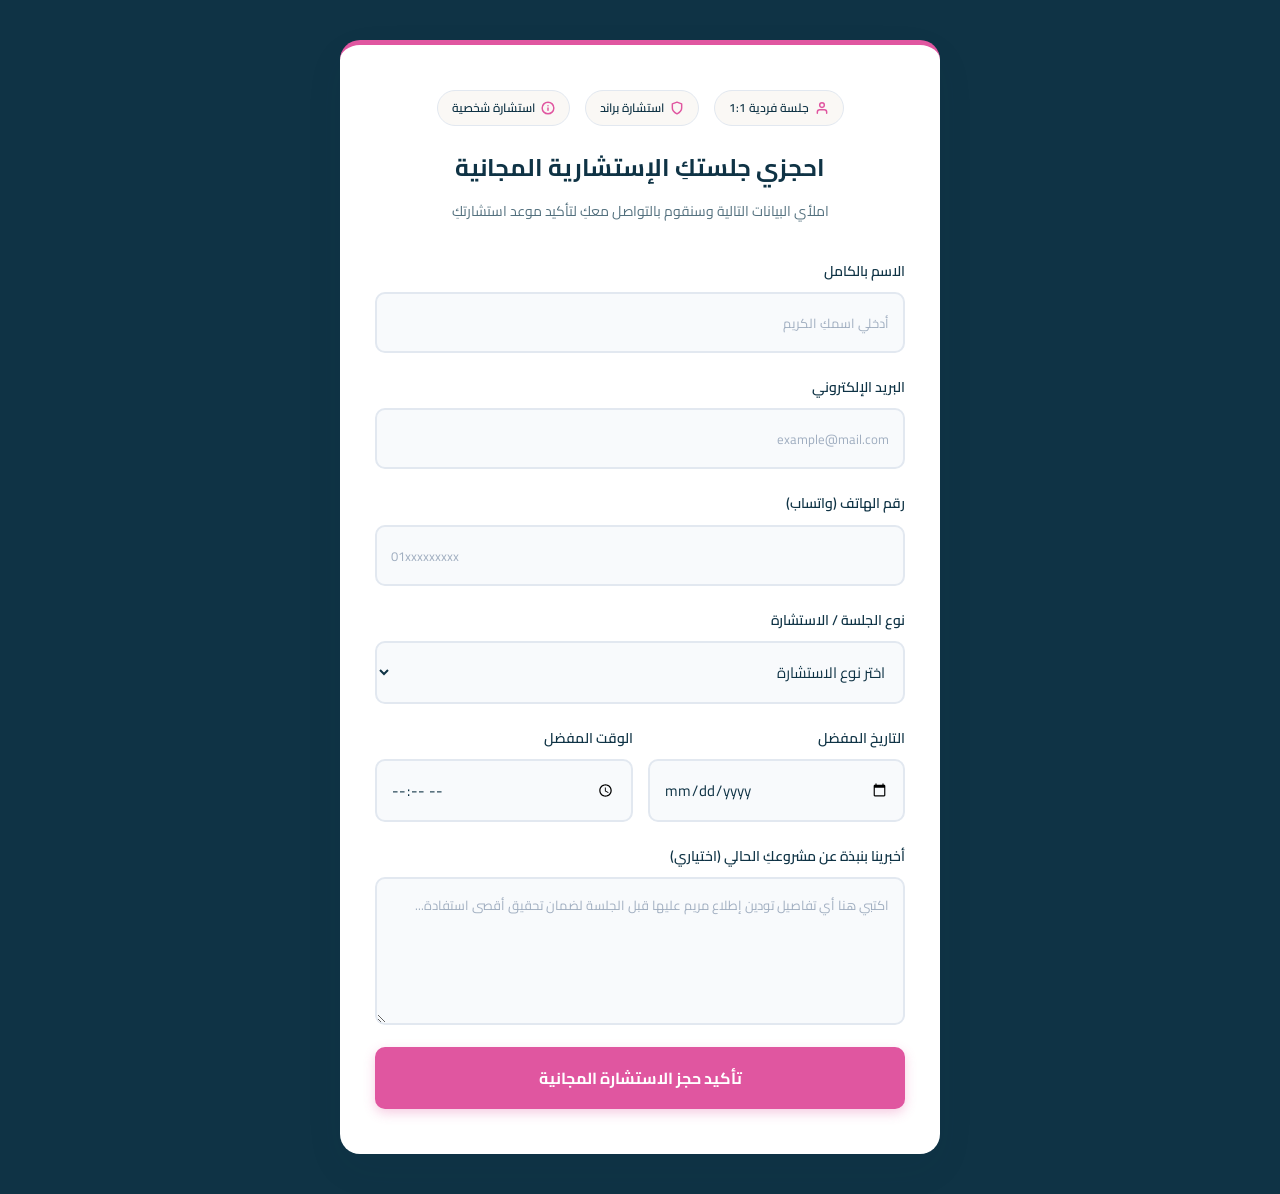
<file: dataform.html>
<!DOCTYPE html>
<html lang="ar" dir="rtl">
<head>
    <meta charset="UTF-8">
    <meta name="viewport" content="width=device-width, initial-scale=1.0">
    <title>احجز استشارتك المجانية | مريم محمد</title>
    <link rel="preconnect" href="https://fonts.googleapis.com">
    <link rel="preconnect" href="https://fonts.gstatic.com" crossorigin>
    <link href="https://fonts.googleapis.com/css2?family=Cairo:wght@300;400;600;700&display=swap" rel="stylesheet">
    
    <style>
        :root {
            /* سيطرة كاملة للون الأوف وايت الفخم مع تباين ألوان البراند */
            --bg-offwhite: #FAF8F5;     /* لون الأوف وايت الأساسي للخلفية */
            --navy-dark: #0F3345;       /* الكحلي الداكن للنصوص والعناصر القيادية */
            --pink-accent: #E056A0;     /* الوردي الزاهي للتركيز والأزرار */
            --pink-soft: #F5EBF3;       /* الوردي الناعم اللطيف */
            --bg-card: #ffffff;         /* الأبيض النقي للصندوق لجعل الأوف وايت يبرز بوضوح */
            
            --color-text-dark: #0F3345;
            --color-text-muted: #53707e;
            --card-shadow: 0 15px 40px rgba(15, 51, 69, 0.06);
            --border-radius: 20px;
            --transition-smooth: all 0.3s cubic-bezier(0.4, 0, 0.2, 1);
        }

        * {
            box-sizing: border-box;
            margin: 0;
            padding: 0;
        }

        body {
            font-family: 'Cairo', sans-serif;
background-color: var(  --navy-dark);
            color: var(--color-text-dark);
            min-height: 100vh;
            display: flex;
            align-items: center;
            justify-content: center;
            padding: 40px 20px;
            overflow-x: hidden;
            line-height: 1.8;
        }

        /* حاوية الحجز المحدثة بشكل احترافي */
        .booking-container {
            width: 100%;
            max-width: 600px;
            background-color: var(--bg-card);
            border-radius: var(--border-radius);
            box-shadow: var(--card-shadow);
            padding: 45px 35px;
            border-top: 5px solid var(--pink-accent); 
            position: relative;
            transition: var(--transition-smooth);
        }

        /* تنسيق الهيدر العلوي الاحترافي الجديد تماماً ليكون مضبوطاً ومتناسقاً */
        .booking-header {
            text-align: center;
            margin-bottom: 35px;
        }

        /* شريط الأيقونات العلوي لعرض أنواع الاستشارات بشكل منسق جداً */
        .header-badges-row {
            display: flex;
            justify-content: center;
            align-items: center;
            gap: 15px;
            margin-bottom: 20px;
            flex-wrap: wrap;
        }

        .header-badge {
            display: inline-flex;
            align-items: center;
            gap: 6px;
            padding: 6px 14px;
            background-color: var(--bg-offwhite);
            border: 1px solid #e2e8f0;
            border-radius: 100px;
            font-size: 12px;
            font-weight: 600;
            color: var(--navy-dark);
        }

        .header-badge svg {
            color: var(--pink-accent);
        }

        .booking-header h2 {
            color: var(--navy-dark);
            font-weight: 700;
            font-size: 24px;
            margin-bottom: 10px;
        }

        .booking-header p {
            color: var(--color-text-muted);
            font-size: 14px;
            font-weight: 400;
        }

        .form-group {
            margin-bottom: 22px;
            display: flex;
            flex-direction: column;
        }

        .form-row {
            display: flex;
            gap: 15px;
        }

        .form-row .form-group {
            flex: 1;
        }

        label {
            font-size: 14px;
            font-weight: 600;
            color: var(--navy-dark);
            margin-bottom: 8px;
        }

        input[type="text"],
        input[type="email"],
        input[type="tel"],
        input[type="date"],
        input[type="time"],
        select,
        textarea {
            width: 100%;
            padding: 14px;
            border: 2px solid #e2e8f0; 
            border-radius: 10px;
            font-size: 15px;
            font-family: 'Cairo', sans-serif;
            color: var(--navy-dark);
            background-color: #f8fafc;
            box-sizing: border-box;
            transition: var(--transition-smooth);
        }

        input:focus, select:focus, textarea:focus {
            outline: none;
            border-color: var(--pink-accent);
            background-color: #ffffff;
            box-shadow: 0 0 0 4px rgba(224, 86, 160, 0.15);
        }

        ::placeholder {
            color: #a0aec0;
            font-size: 13px;
        }

        /* زر الإرسال الاحترافي الفخم باللون الوردي المعتمد */
        .submit-btn {
            width: 100%;
            padding: 16px;
            background-color: var(--pink-accent); 
            color: white;
            border: none;
            border-radius: 10px;
            font-size: 16px;   
            font-family: 'Cairo', sans-serif;
            font-weight: 700;
            cursor: pointer;
            box-shadow: 0 4px 12px rgba(224, 86, 160, 0.3);
            transition: var(--transition-smooth);
        }

        .submit-btn:hover {
            background-color: #c44387; 
            box-shadow: 0 6px 20px rgba(224, 86, 160, 0.4);
            transform: translateY(-2px);
        }

        .success-message {
            display: none; 
            text-align: center;
            padding: 40px 20px;
            animation: fadeIn 0.5s ease forwards;
        }

        .success-icon {
            width: 80px;
            height: 80px;
            background-color: rgba(224, 86, 160, 0.1);
            color: var(--pink-accent);
            border-radius: 50%;
            display: flex;
            align-items: center;
            justify-content: center;
            margin: 0 auto 24px;
        }

        .success-message h3 {
            color: var(--navy-dark);
            font-size: 24px;
            font-weight: 700;
            margin-bottom: 12px;
        }

        .success-message p {
            color: var(--color-text-muted);
            font-size: 16px;
        }

        @keyframes fadeIn {
            from { opacity: 0; transform: scale(0.95); }
            to { opacity: 1; transform: scale(1); }
        }

        @media (max-width: 480px) {
            .form-row {
                flex-direction: column;
                gap: 0;
            }
            .booking-container {
                margin: 15px auto;
                padding: 30px 20px;
            }
            .header-badges-row {
                gap: 8px;
            }
            .header-badge {
                padding: 5px 10px;
                font-size: 11px;
            }
        }
    </style>
</head>
<body>

<section id="booking-section" class="booking-container">
    
    <div id="form-content">
        <div class="booking-header">
            <div class="header-badges-row">
                <div class="header-badge">
                    <svg xmlns="http://www.w3.org/2000/svg" width="14" height="14" viewBox="0 0 24 24" fill="none" stroke="currentColor" stroke-width="2.5" stroke-linecap="round" stroke-linejoin="round"><path d="M20 21v-2a4 4 0 0 0-4-4H8a4 4 0 0 0-4 4v2"></path><circle cx="12" cy="7" r="4"></circle></svg>
                    <span>جلسة فردية 1:1</span>
                </div>
                <div class="header-badge">
                    <svg xmlns="http://www.w3.org/2000/svg" width="14" height="14" viewBox="0 0 24 24" fill="none" stroke="currentColor" stroke-width="2.5" stroke-linecap="round" stroke-linejoin="round"><path d="M12 22s8-4 8-10V5l-8-3-8 3v7c0 6 8 10 8 10z"></path></svg>
                    <span>استشارة براند</span>
                </div>
                <div class="header-badge">
                    <svg xmlns="http://www.w3.org/2000/svg" width="14" height="14" viewBox="0 0 24 24" fill="none" stroke="currentColor" stroke-width="2.5" stroke-linecap="round" stroke-linejoin="round"><circle cx="12" cy="12" r="10"></circle><path d="M12 16v-4"></path><path d="M12 8h.01"></path></svg>
                    <span>استشارة شخصية</span>
                </div>
            </div>

            <h2>احجزي جلستكِ الإستشارية المجانية</h2>
            <p>املأي البيانات التالية وسنقوم بالتواصل معكِ لتأكيد موعد استشارتكِ</p>
        </div>

        <form id="booking-form" action="https://formsubmit.co/radwa134004@gmail.com" method="POST" class="booking-form">
            <input type="hidden" name="_next" value="">
            <input type="hidden" name="_captcha" value="false">

            <div class="form-group">
                <label for="name">الاسم بالكامل</label>
                <input type="text" name="الاسم" id="name" required placeholder="أدخلي اسمكِ الكريم">
            </div>

            <div class="form-group">
                <label for="email">البريد الإلكتروني</label>
                <input type="email" name="الإيميل" id="email" required placeholder="example@mail.com">
            </div>

            <div class="form-group">
                <label for="phone">رقم الهاتف (واتساب)</label>
                <input type="tel" name="رقم الهاتف" id="phone" required placeholder="01xxxxxxxxx">
            </div>

            <!-- تم الحفاظ على اختياراتكِ الأصلية تماماً بناءً على طلبكِ -->
          <div class="form-group">
                <label for="session-type">نوع الجلسة / الاستشارة</label>
                <select name="نوع الجلسة" id="session-type" required>
                    <option value="" disabled selected>اختر نوع الاستشارة</option>
                    <option value="استشارة أعمال">استشارة تسويق وبناء خطة محتوى</option>
                    <option value="تطوير صفحات هبوط">تطوير وكتابة صفحات هبوط (Landing Pages)</option>
                    <option value="سكريبتات إعلانية">كتابة سكريبتات إعلانية (Reels / يوتيوب)</option>
                </select>
            </div>

            <div class="form-row">
                <div class="form-group">
                    <label for="date">التاريخ المفضل</label>
                    <input type="date" name="التاريخ" id="date" required>
                </div>
                <div class="form-group">
                    <label for="time">الوقت المفضل</label>
                    <input type="time" name="الوقت" id="time" required>
                </div>
            </div>

            <div class="form-group">
                <label for="notes">أخبرينا بنبذة عن مشروعكِ الحالي (اختياري)</label>
                <textarea name="ملاحظات إضافية" id="notes" rows="4" placeholder="اكتبي هنا أي تفاصيل تودين إطلاع مريم عليها قبل الجلسة لضمان تحقيق أقصى استفادة..."></textarea>
            </div>

            <button type="submit" id="submit-btn" class="submit-btn">تأكيد حجز الاستشارة المجانية</button>
        </form>
    </div>

    <div id="success-box" class="success-message">
        <div class="success-icon">
            <svg xmlns="http://www.w3.org/2000/svg" width="40" height="40" viewBox="0 0 24 24" fill="none" stroke="currentColor" stroke-width="3" stroke-linecap="round" stroke-linejoin="round">
                <polyline points="20 6 9 17 4 12"></polyline>
            </svg>
        </div>
        <h3>تم طلب الاستشارة بنجاح!</h3>
        <p>شكراً لكِ، سنتواصل معكِ عبر الواتساب في أقرب وقت لتأكيد الموعد النهائي للاستشارة الفردية.</p>
    </div>

</section>

<script>
    document.getElementById('booking-form').addEventListener('submit', function(e) {
        e.preventDefault(); 
        
        const form = this;
        const submitBtn = document.getElementById('submit-btn');
        const formContent = document.getElementById('form-content');
        const successBox = document.getElementById('success-box');
        
        submitBtn.textContent = 'جاري إرسال طلبكِ...';
        submitBtn.disabled = true;
        
        fetch(form.action, {
            method: 'POST',
            body: new FormData(form),
            headers: {
                'Accept': 'application/json'
            }
        })
        .then(response => {
            if (response.ok) {
                formContent.style.display = 'none';
                successBox.style.display = 'block';
            } else {
                alert('عذراً، حدث خطأ ما. يرجى المحاولة مرة أخرى.');
                submitBtn.textContent = 'تأكيد حجز الاستشارة المجانية';
                submitBtn.disabled = false;
            }
        })
        .catch(error => {
            alert('عذراً، يرجى التحقق من اتصالك بالإنترنت.');
            submitBtn.textContent = 'تأكيد حجز الاستشارة المجانية';
            submitBtn.disabled = false;
        });
    });
</script>
    
</body>
</html>
</file>
